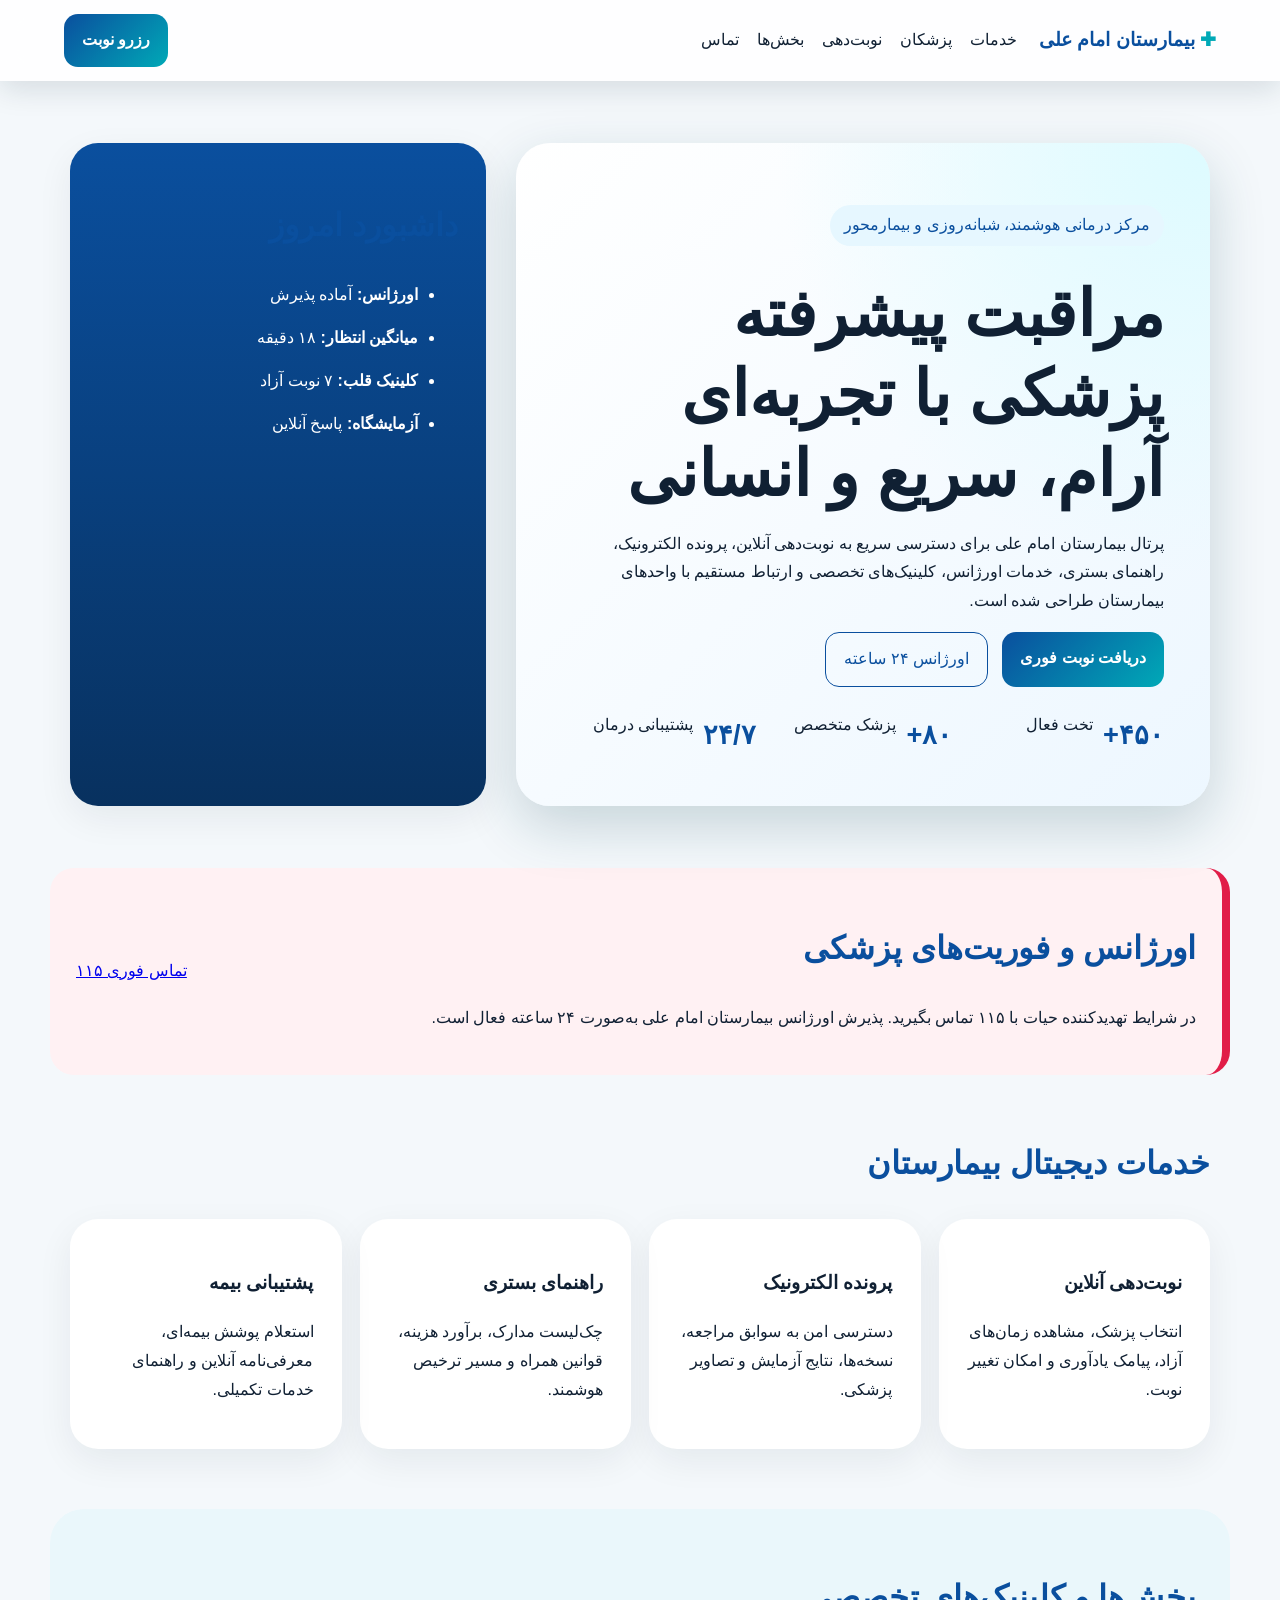
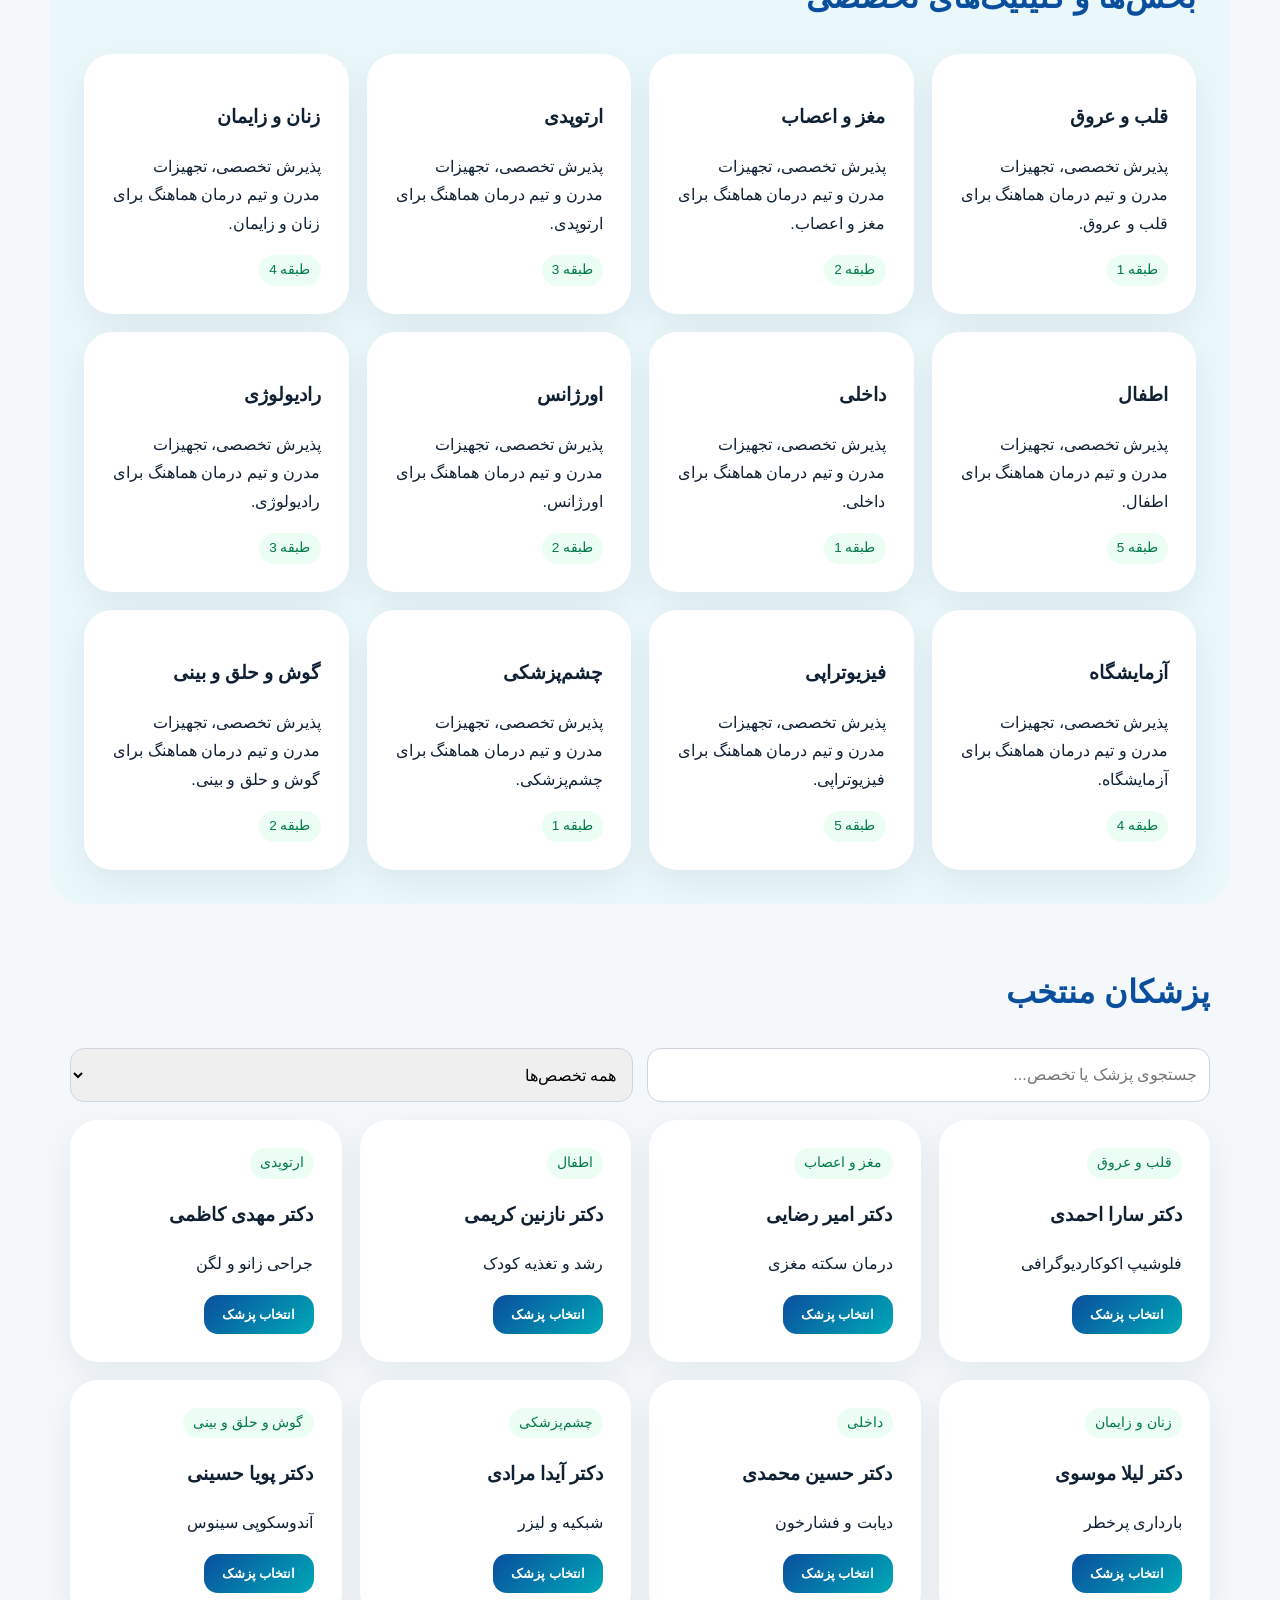
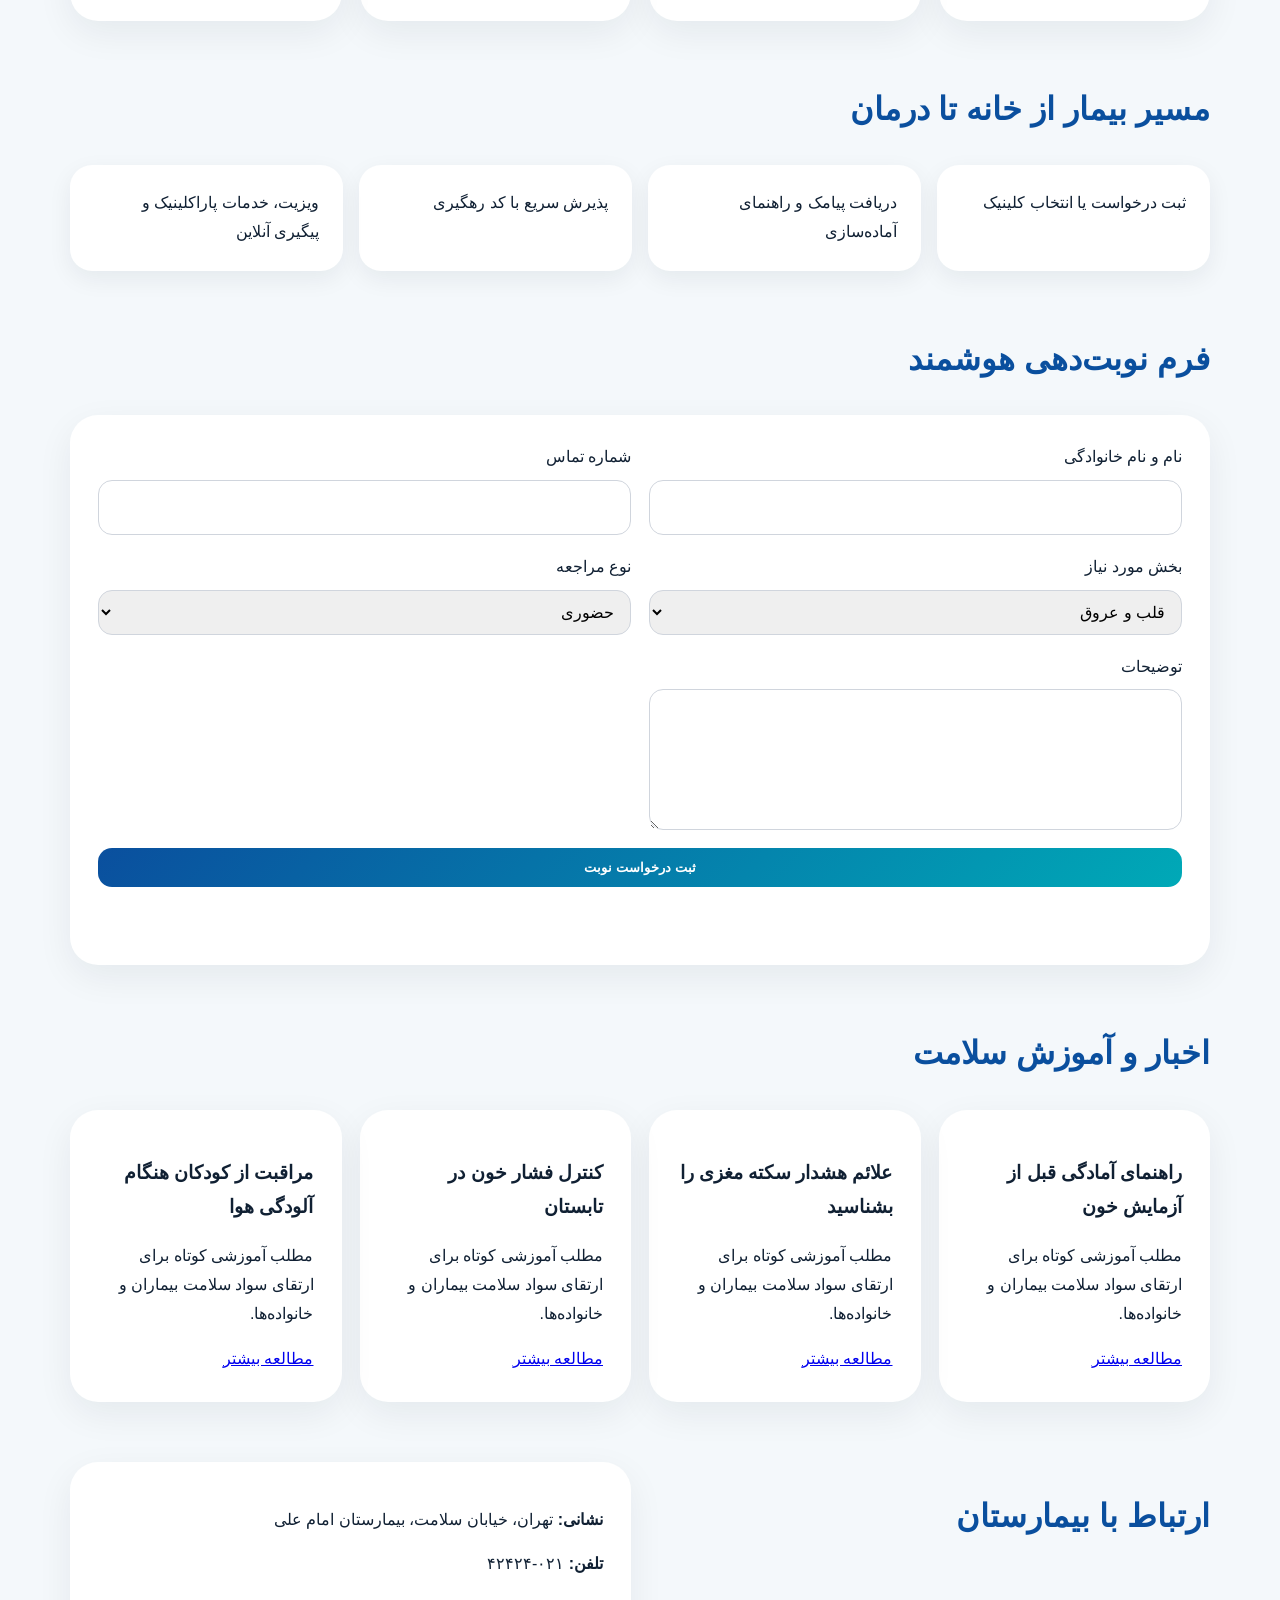
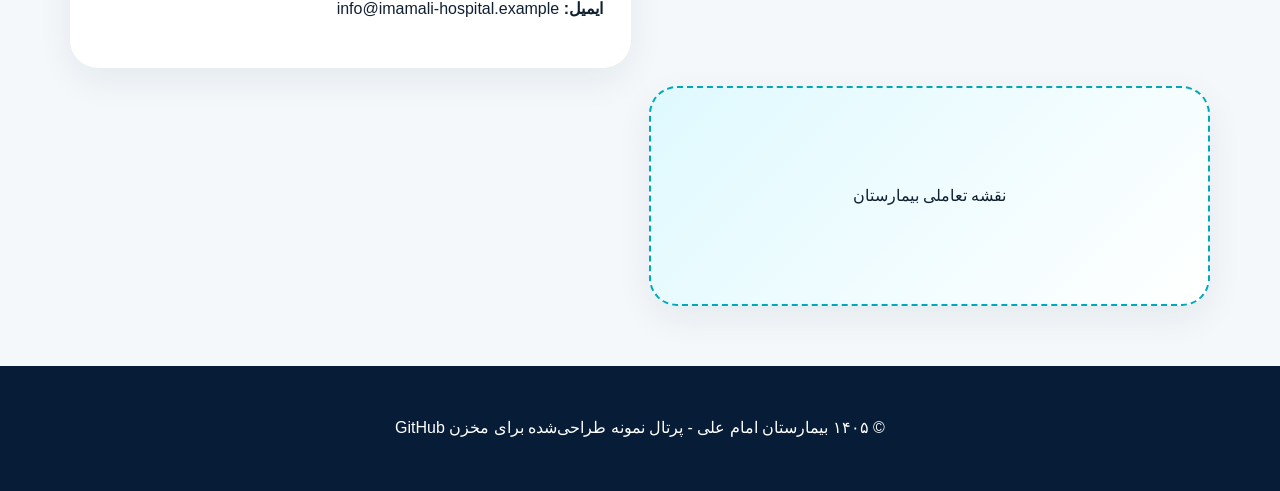
<file: index.html>
<!doctype html><html lang="fa" dir="rtl"><head><meta charset="utf-8"><meta name="viewport" content="width=device-width,initial-scale=1"><meta name="description" content="پرتال جامع بیمارستان امام علی؛ نوبت‌دهی، پزشکان، اورژانس، خدمات تخصصی و راهنمای بیماران."><title>بیمارستان امام علی | پرتال جامع سلامت</title><link rel="stylesheet" href="assets/styles.css"></head><body><header class="top"><nav class="nav"><a class="brand" href="#home"><span>✚</span> بیمارستان امام علی</a><button class="menu" aria-label="باز کردن منو">☰</button><div class="links"><a href="#services">خدمات</a><a href="#doctors">پزشکان</a><a href="#appointment">نوبت‌دهی</a><a href="#departments">بخش‌ها</a><a href="#contact">تماس</a></div><a class="cta" href="#appointment">رزرو نوبت</a></nav></header><main id="home"><section class="hero"><div class="heroText"><p class="badge">مرکز درمانی هوشمند، شبانه‌روزی و بیمارمحور</p><h1>مراقبت پیشرفته پزشکی با تجربه‌ای آرام، سریع و انسانی</h1><p>پرتال بیمارستان امام علی برای دسترسی سریع به نوبت‌دهی آنلاین، پرونده الکترونیک، راهنمای بستری، خدمات اورژانس، کلینیک‌های تخصصی و ارتباط مستقیم با واحدهای بیمارستان طراحی شده است.</p><div class="actions"><a class="primary" href="#appointment">دریافت نوبت فوری</a><a class="secondary" href="#emergency">اورژانس ۲۴ ساعته</a></div><div class="stats"><b>۴۵۰+</b><span>تخت فعال</span><b>۸۰+</b><span>پزشک متخصص</span><b>۲۴/۷</b><span>پشتیبانی درمان</span></div></div><div class="heroCard"><h2>داشبورد امروز</h2><ul><li><strong>اورژانس:</strong> آماده پذیرش</li><li><strong>میانگین انتظار:</strong> ۱۸ دقیقه</li><li><strong>کلینیک قلب:</strong> ۷ نوبت آزاد</li><li><strong>آزمایشگاه:</strong> پاسخ آنلاین</li></ul></div></section><section id="emergency" class="alert"><div><h2>اورژانس و فوریت‌های پزشکی</h2><p>در شرایط تهدیدکننده حیات با ۱۱۵ تماس بگیرید. پذیرش اورژانس بیمارستان امام علی به‌صورت ۲۴ ساعته فعال است.</p></div><a href="tel:115">تماس فوری ۱۱۵</a></section><section id="services"><h2>خدمات دیجیتال بیمارستان</h2><div class="grid"><article><h3>نوبت‌دهی آنلاین</h3><p>انتخاب پزشک، مشاهده زمان‌های آزاد، پیامک یادآوری و امکان تغییر نوبت.</p></article><article><h3>پرونده الکترونیک</h3><p>دسترسی امن به سوابق مراجعه، نسخه‌ها، نتایج آزمایش و تصاویر پزشکی.</p></article><article><h3>راهنمای بستری</h3><p>چک‌لیست مدارک، برآورد هزینه، قوانین همراه و مسیر ترخیص هوشمند.</p></article><article><h3>پشتیبانی بیمه</h3><p>استعلام پوشش بیمه‌ای، معرفی‌نامه آنلاین و راهنمای خدمات تکمیلی.</p></article></div></section><section id="departments" class="soft"><h2>بخش‌ها و کلینیک‌های تخصصی</h2><div class="dept"></div></section><section id="doctors"><h2>پزشکان منتخب</h2><div class="filters"><input id="doctorSearch" placeholder="جستجوی پزشک یا تخصص..."><select id="specialtyFilter"><option value="all">همه تخصص‌ها</option></select></div><div id="doctorList" class="cards"></div></section><section class="journey"><h2>مسیر بیمار از خانه تا درمان</h2><ol><li>ثبت درخواست یا انتخاب کلینیک</li><li>دریافت پیامک و راهنمای آماده‌سازی</li><li>پذیرش سریع با کد رهگیری</li><li>ویزیت، خدمات پاراکلینیک و پیگیری آنلاین</li></ol></section><section id="appointment" class="appointment"><h2>فرم نوبت‌دهی هوشمند</h2><form id="appointmentForm"><label>نام و نام خانوادگی<input required name="name"></label><label>شماره تماس<input required name="phone" inputmode="tel"></label><label>بخش مورد نیاز<select name="department" required></select></label><label>نوع مراجعه<select name="visit"><option>حضوری</option><option>مشاوره آنلاین</option><option>پیگیری پس از بستری</option></select></label><label>توضیحات<textarea name="message" rows="4"></textarea></label><button type="submit">ثبت درخواست نوبت</button><p id="formResult" role="status"></p></form></section><section class="news"><h2>اخبار و آموزش سلامت</h2><div id="newsList" class="grid"></div></section><section id="contact" class="contact"><h2>ارتباط با بیمارستان</h2><div><p><b>نشانی:</b> تهران، خیابان سلامت، بیمارستان امام علی</p><p><b>تلفن:</b> ۰۲۱-۴۲۴۲۴</p><p><b>ایمیل:</b> info@imamali-hospital.example</p></div><div class="map">نقشه تعاملی بیمارستان</div></section></main><footer><p>© ۱۴۰۵ بیمارستان امام علی - پرتال نمونه طراحی‌شده برای مخزن GitHub</p></footer><script src="assets/app.js"></script></body></html>
</file>
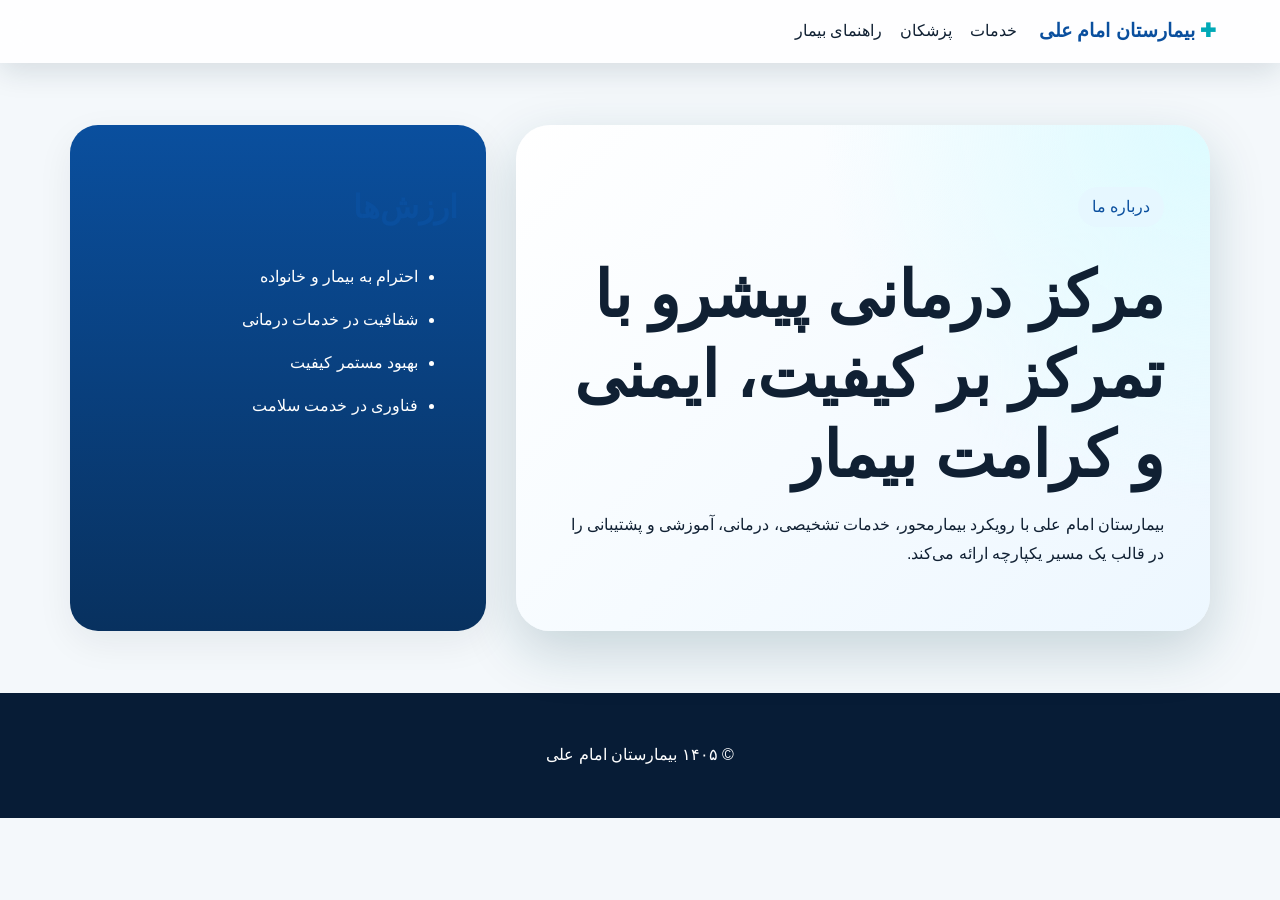
<file: pages/about.html>
<!doctype html>
<html lang="fa" dir="rtl">
<head><meta charset="utf-8"><meta name="viewport" content="width=device-width,initial-scale=1"><title>درباره بیمارستان امام علی</title><link rel="stylesheet" href="../assets/styles.css"></head>
<body><header class="top"><nav class="nav"><a class="brand" href="../index.html"><span>✚</span> بیمارستان امام علی</a><div class="links"><a href="services.html">خدمات</a><a href="doctors.html">پزشکان</a><a href="patient-guide.html">راهنمای بیمار</a></div></nav></header><main><section class="hero"><div class="heroText"><p class="badge">درباره ما</p><h1>مرکز درمانی پیشرو با تمرکز بر کیفیت، ایمنی و کرامت بیمار</h1><p>بیمارستان امام علی با رویکرد بیمارمحور، خدمات تشخیصی، درمانی، آموزشی و پشتیبانی را در قالب یک مسیر یکپارچه ارائه می‌کند.</p></div><div class="heroCard"><h2>ارزش‌ها</h2><ul><li>احترام به بیمار و خانواده</li><li>شفافیت در خدمات درمانی</li><li>بهبود مستمر کیفیت</li><li>فناوری در خدمت سلامت</li></ul></div></section></main><footer><p>© ۱۴۰۵ بیمارستان امام علی</p></footer></body></html>
</file>
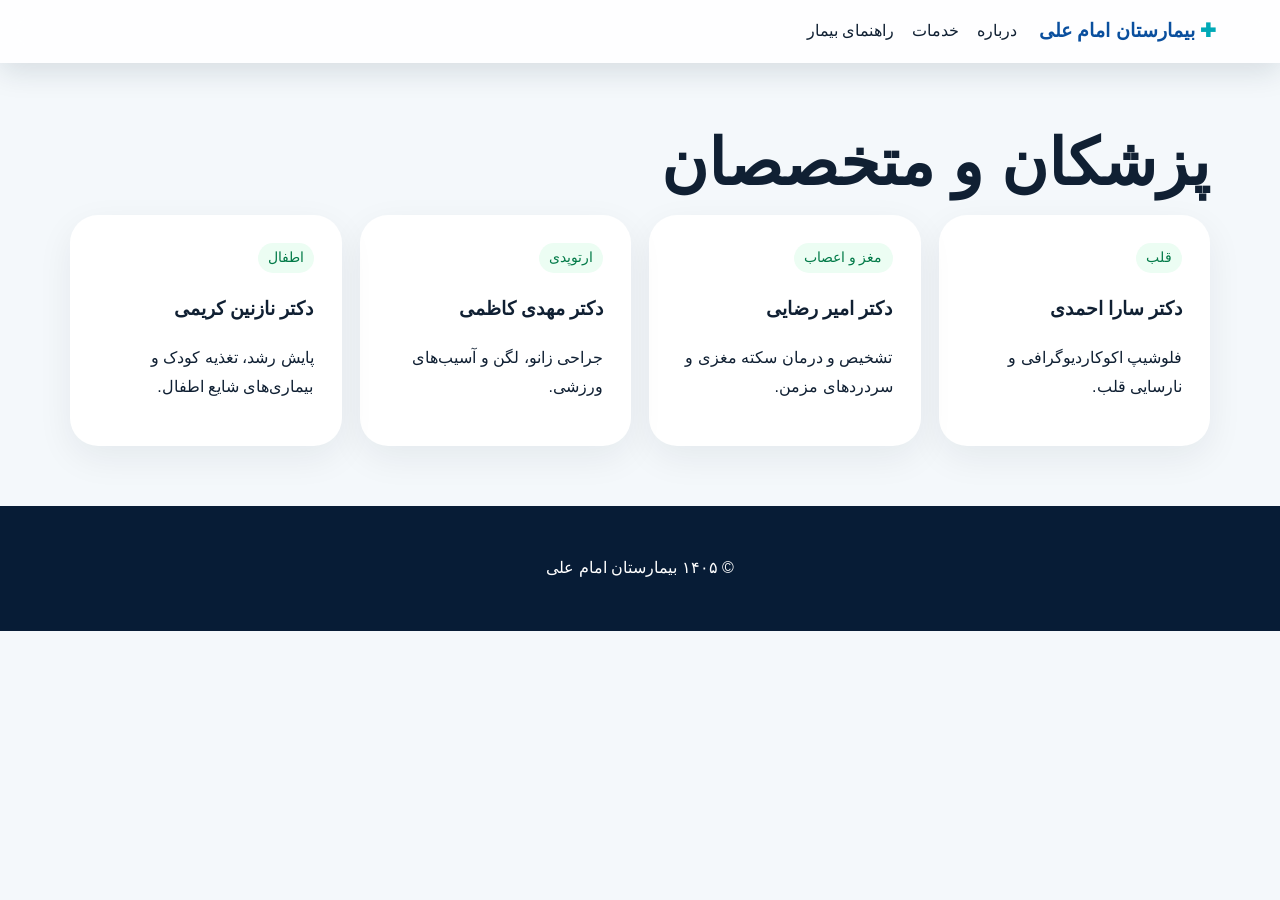
<file: pages/doctors.html>
<!doctype html>
<html lang="fa" dir="rtl">
<head><meta charset="utf-8"><meta name="viewport" content="width=device-width,initial-scale=1"><title>پزشکان بیمارستان امام علی</title><link rel="stylesheet" href="../assets/styles.css"></head>
<body><header class="top"><nav class="nav"><a class="brand" href="../index.html"><span>✚</span> بیمارستان امام علی</a><div class="links"><a href="about.html">درباره</a><a href="services.html">خدمات</a><a href="patient-guide.html">راهنمای بیمار</a></div></nav></header><main><section><h1>پزشکان و متخصصان</h1><div class="cards"><article><span class="tag">قلب</span><h3>دکتر سارا احمدی</h3><p>فلوشیپ اکوکاردیوگرافی و نارسایی قلب.</p></article><article><span class="tag">مغز و اعصاب</span><h3>دکتر امیر رضایی</h3><p>تشخیص و درمان سکته مغزی و سردردهای مزمن.</p></article><article><span class="tag">ارتوپدی</span><h3>دکتر مهدی کاظمی</h3><p>جراحی زانو، لگن و آسیب‌های ورزشی.</p></article><article><span class="tag">اطفال</span><h3>دکتر نازنین کریمی</h3><p>پایش رشد، تغذیه کودک و بیماری‌های شایع اطفال.</p></article></div></section></main><footer><p>© ۱۴۰۵ بیمارستان امام علی</p></footer></body></html>
</file>
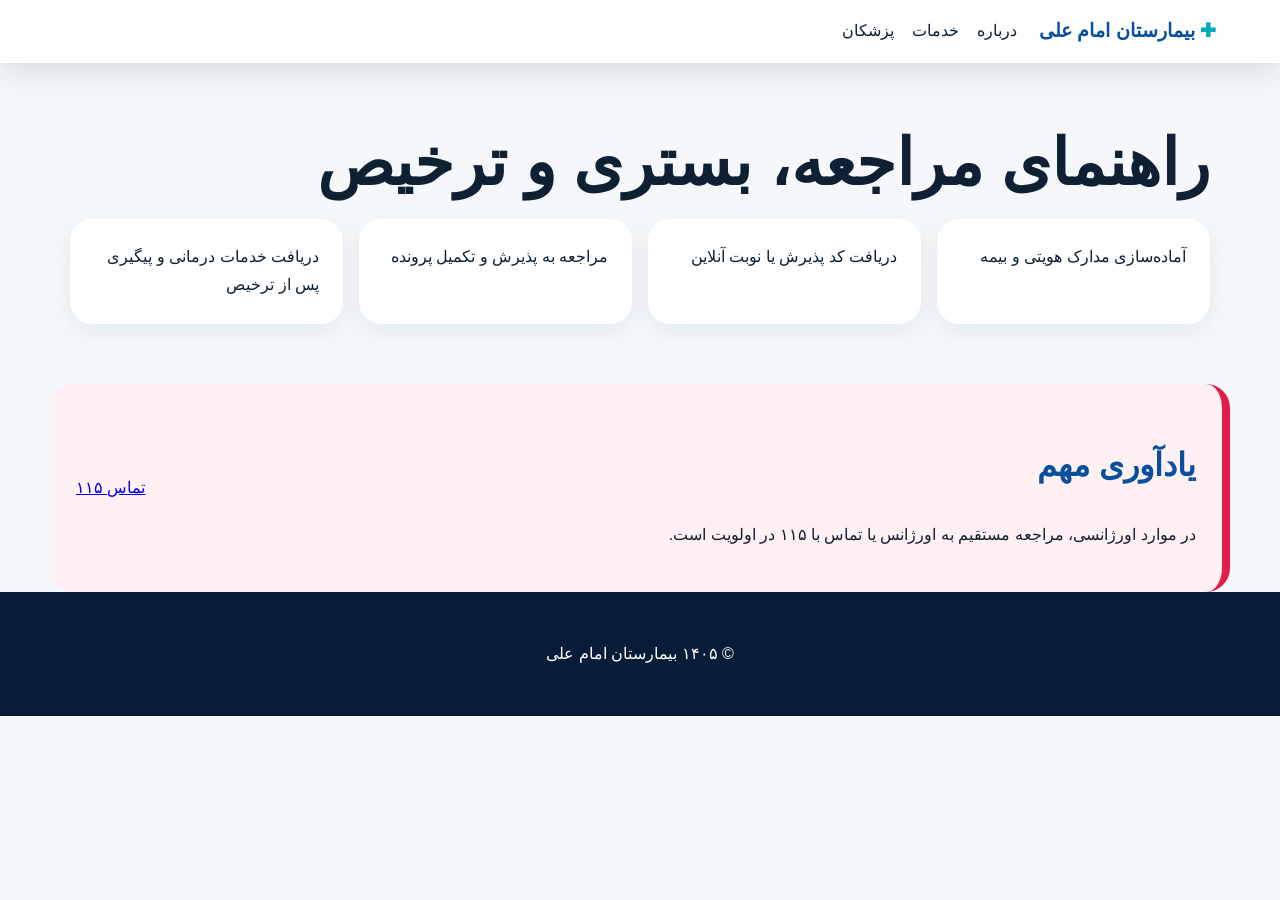
<file: pages/patient-guide.html>
<!doctype html>
<html lang="fa" dir="rtl">
<head><meta charset="utf-8"><meta name="viewport" content="width=device-width,initial-scale=1"><title>راهنمای بیمار | بیمارستان امام علی</title><link rel="stylesheet" href="../assets/styles.css"></head>
<body><header class="top"><nav class="nav"><a class="brand" href="../index.html"><span>✚</span> بیمارستان امام علی</a><div class="links"><a href="about.html">درباره</a><a href="services.html">خدمات</a><a href="doctors.html">پزشکان</a></div></nav></header><main><section class="journey"><h1>راهنمای مراجعه، بستری و ترخیص</h1><ol><li>آماده‌سازی مدارک هویتی و بیمه</li><li>دریافت کد پذیرش یا نوبت آنلاین</li><li>مراجعه به پذیرش و تکمیل پرونده</li><li>دریافت خدمات درمانی و پیگیری پس از ترخیص</li></ol></section><section class="alert"><div><h2>یادآوری مهم</h2><p>در موارد اورژانسی، مراجعه مستقیم به اورژانس یا تماس با ۱۱۵ در اولویت است.</p></div><a href="tel:115">تماس ۱۱۵</a></section></main><footer><p>© ۱۴۰۵ بیمارستان امام علی</p></footer></body></html>
</file>
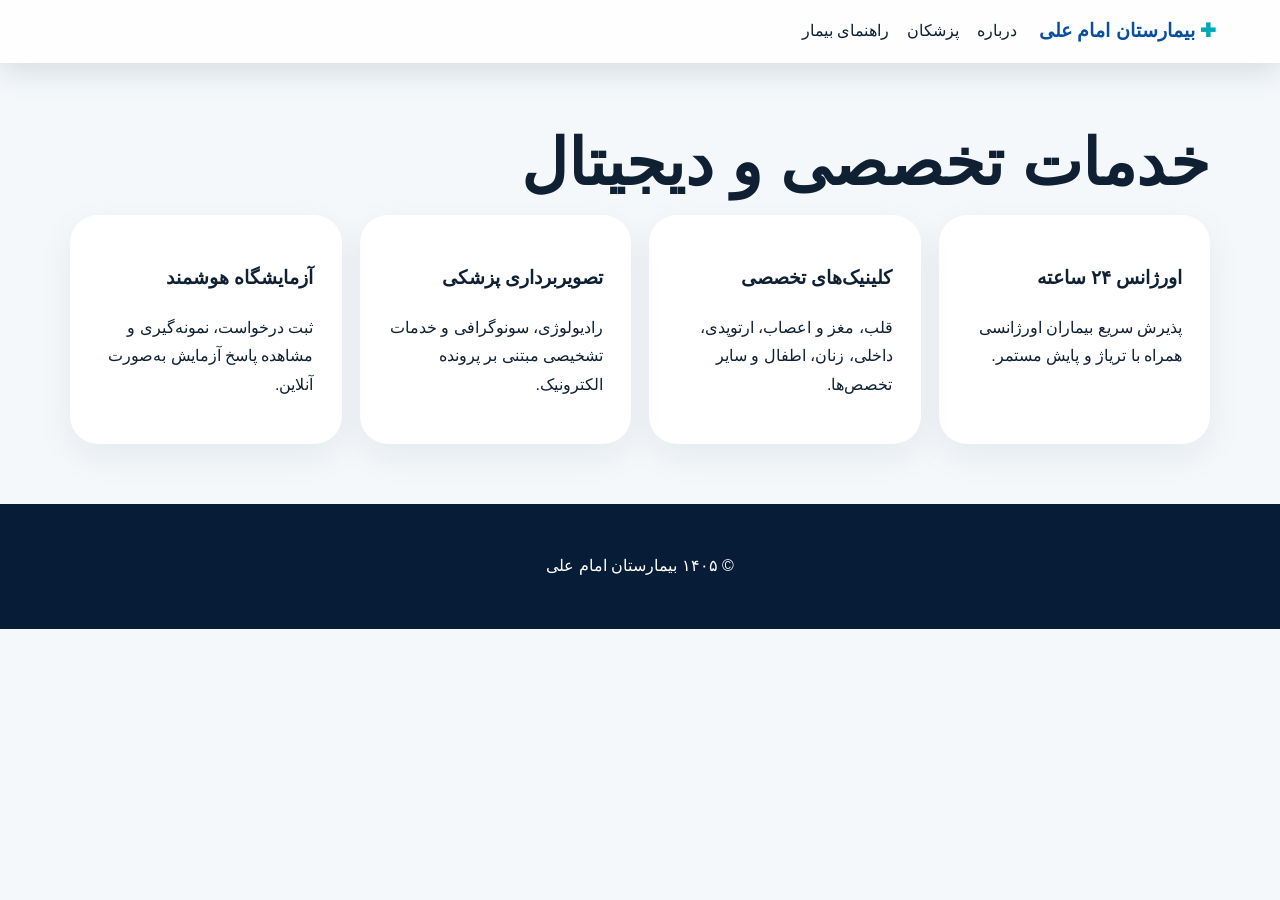
<file: pages/services.html>
<!doctype html>
<html lang="fa" dir="rtl">
<head><meta charset="utf-8"><meta name="viewport" content="width=device-width,initial-scale=1"><title>خدمات بیمارستان امام علی</title><link rel="stylesheet" href="../assets/styles.css"></head>
<body><header class="top"><nav class="nav"><a class="brand" href="../index.html"><span>✚</span> بیمارستان امام علی</a><div class="links"><a href="about.html">درباره</a><a href="doctors.html">پزشکان</a><a href="patient-guide.html">راهنمای بیمار</a></div></nav></header><main><section><h1>خدمات تخصصی و دیجیتال</h1><div class="grid"><article><h3>اورژانس ۲۴ ساعته</h3><p>پذیرش سریع بیماران اورژانسی همراه با تریاژ و پایش مستمر.</p></article><article><h3>کلینیک‌های تخصصی</h3><p>قلب، مغز و اعصاب، ارتوپدی، داخلی، زنان، اطفال و سایر تخصص‌ها.</p></article><article><h3>تصویربرداری پزشکی</h3><p>رادیولوژی، سونوگرافی و خدمات تشخیصی مبتنی بر پرونده الکترونیک.</p></article><article><h3>آزمایشگاه هوشمند</h3><p>ثبت درخواست، نمونه‌گیری و مشاهده پاسخ آزمایش به‌صورت آنلاین.</p></article></div></section></main><footer><p>© ۱۴۰۵ بیمارستان امام علی</p></footer></body></html>
</file>
<file: assets/styles.css>
:root{--blue:#0a4f9e;--cyan:#00a9b7;--ink:#102033;--muted:#667085;--bg:#f4f8fb;--card:#fff;--ok:#12b76a}*{box-sizing:border-box}body{margin:0;font-family:Tahoma,Arial,sans-serif;background:var(--bg);color:var(--ink);line-height:1.8}.top{position:sticky;top:0;z-index:10;background:#ffffffd9;backdrop-filter:blur(14px);box-shadow:0 8px 30px #1232}.nav{max-width:1180px;margin:auto;display:flex;align-items:center;gap:22px;padding:14px}.brand{font-weight:900;color:var(--blue);text-decoration:none;font-size:1.2rem}.brand span{color:var(--cyan)}.links{display:flex;gap:18px;flex:1}.links a{color:var(--ink);text-decoration:none}.cta,.primary,button{background:linear-gradient(135deg,var(--blue),var(--cyan));color:white;border:0;border-radius:14px;padding:12px 18px;text-decoration:none;font-weight:700;cursor:pointer}.menu{display:none}.hero{max-width:1180px;margin:42px auto;display:grid;grid-template-columns:1.5fr .9fr;gap:30px;padding:20px}.heroText{background:radial-gradient(circle at top right,#ddfbff,transparent 45%),linear-gradient(135deg,#fff,#edf7ff);border-radius:34px;padding:46px;box-shadow:0 20px 55px #1453}.badge{display:inline-block;background:#e6f7ff;color:var(--blue);padding:6px 14px;border-radius:999px}h1{font-size:clamp(2rem,5vw,4.2rem);line-height:1.25;margin:12px 0}.actions{display:flex;gap:14px;flex-wrap:wrap}.secondary{border:1px solid var(--blue);color:var(--blue);border-radius:14px;padding:12px 18px;text-decoration:none}.stats{display:grid;grid-template-columns:repeat(3,auto 1fr);gap:10px;margin-top:24px}.stats b{font-size:1.7rem;color:var(--blue)}.heroCard,article,.appointment form,.contact>div{background:var(--card);border-radius:28px;padding:28px;box-shadow:0 12px 36px #1231}.heroCard{align-self:stretch;background:linear-gradient(180deg,var(--blue),#08315f);color:white}.heroCard li{margin:14px 0}.alert{max-width:1180px;margin:auto;display:flex;justify-content:space-between;gap:20px;align-items:center;background:#fff1f3;border-right:8px solid #e11d48;border-radius:24px;padding:26px}section{max-width:1180px;margin:60px auto;padding:0 20px}h2{font-size:2rem;color:var(--blue)}.grid,.cards,.dept{display:grid;grid-template-columns:repeat(4,1fr);gap:18px}article{transition:.2s}article:hover{transform:translateY(-6px)}.soft{background:#eaf7fb;border-radius:34px;padding:34px}.filters{display:flex;gap:14px;margin-bottom:18px}input,select,textarea{width:100%;border:1px solid #d0d5dd;border-radius:14px;padding:12px;font:inherit}label{display:grid;gap:8px}.appointment form{display:grid;grid-template-columns:repeat(2,1fr);gap:18px}.appointment textarea,.appointment button,.appointment p{grid-column:1/-1}.doctor{position:relative}.tag{display:inline-block;background:#ecfdf3;color:#027a48;border-radius:999px;padding:3px 10px;font-size:.85rem}.journey ol{display:grid;grid-template-columns:repeat(4,1fr);gap:16px;counter-reset:x;list-style:none;padding:0}.journey li{background:white;border-radius:22px;padding:24px;box-shadow:0 8px 24px #1231}.contact{display:grid;grid-template-columns:1fr 1fr;gap:18px}.map{min-height:220px;display:grid;place-items:center;background:linear-gradient(135deg,#dff9ff,#fff)!important;border:2px dashed var(--cyan)}footer{text-align:center;padding:32px;background:#071c36;color:white}@media(max-width:850px){.links,.cta{display:none}.menu{display:block;margin-right:auto}.hero,.contact,.appointment form{grid-template-columns:1fr}.grid,.cards,.dept,.journey ol{grid-template-columns:1fr}.stats{grid-template-columns:1fr 1fr}.alert{flex-direction:column;align-items:flex-start}}
</file>
